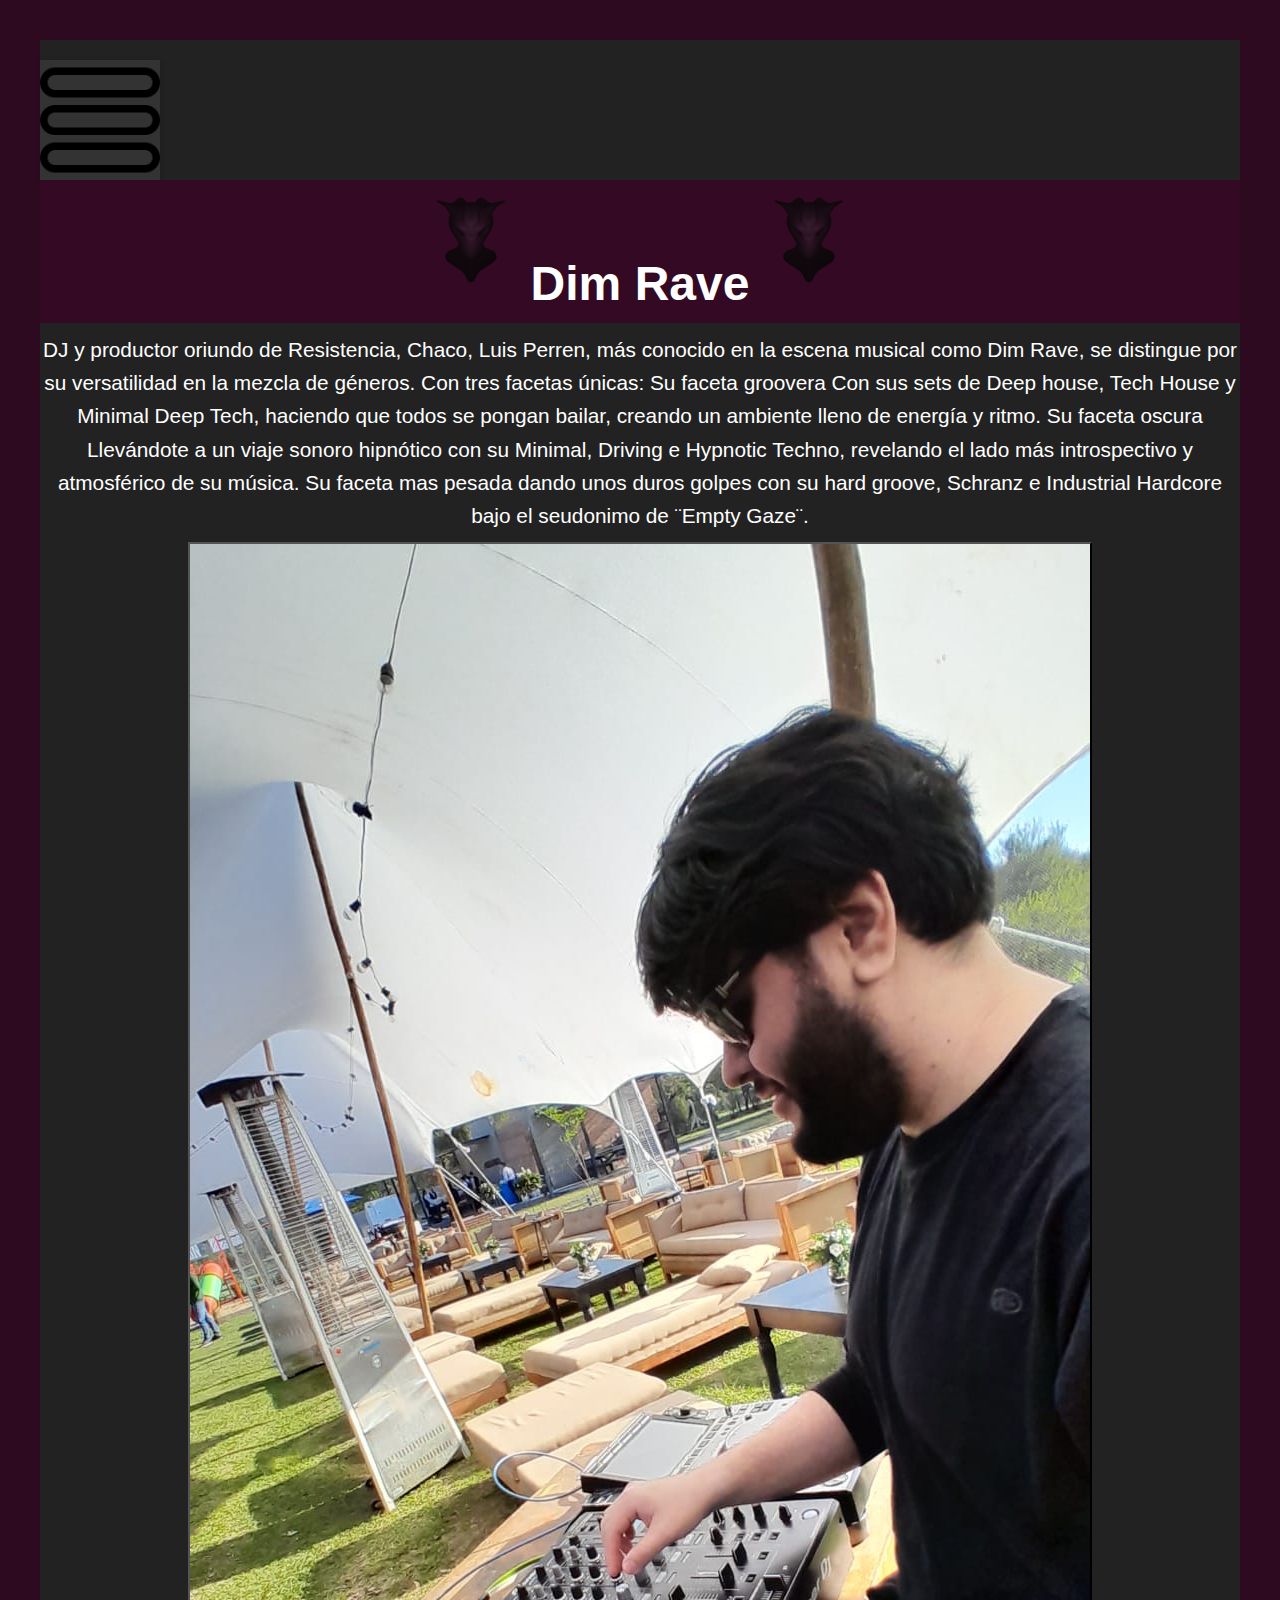
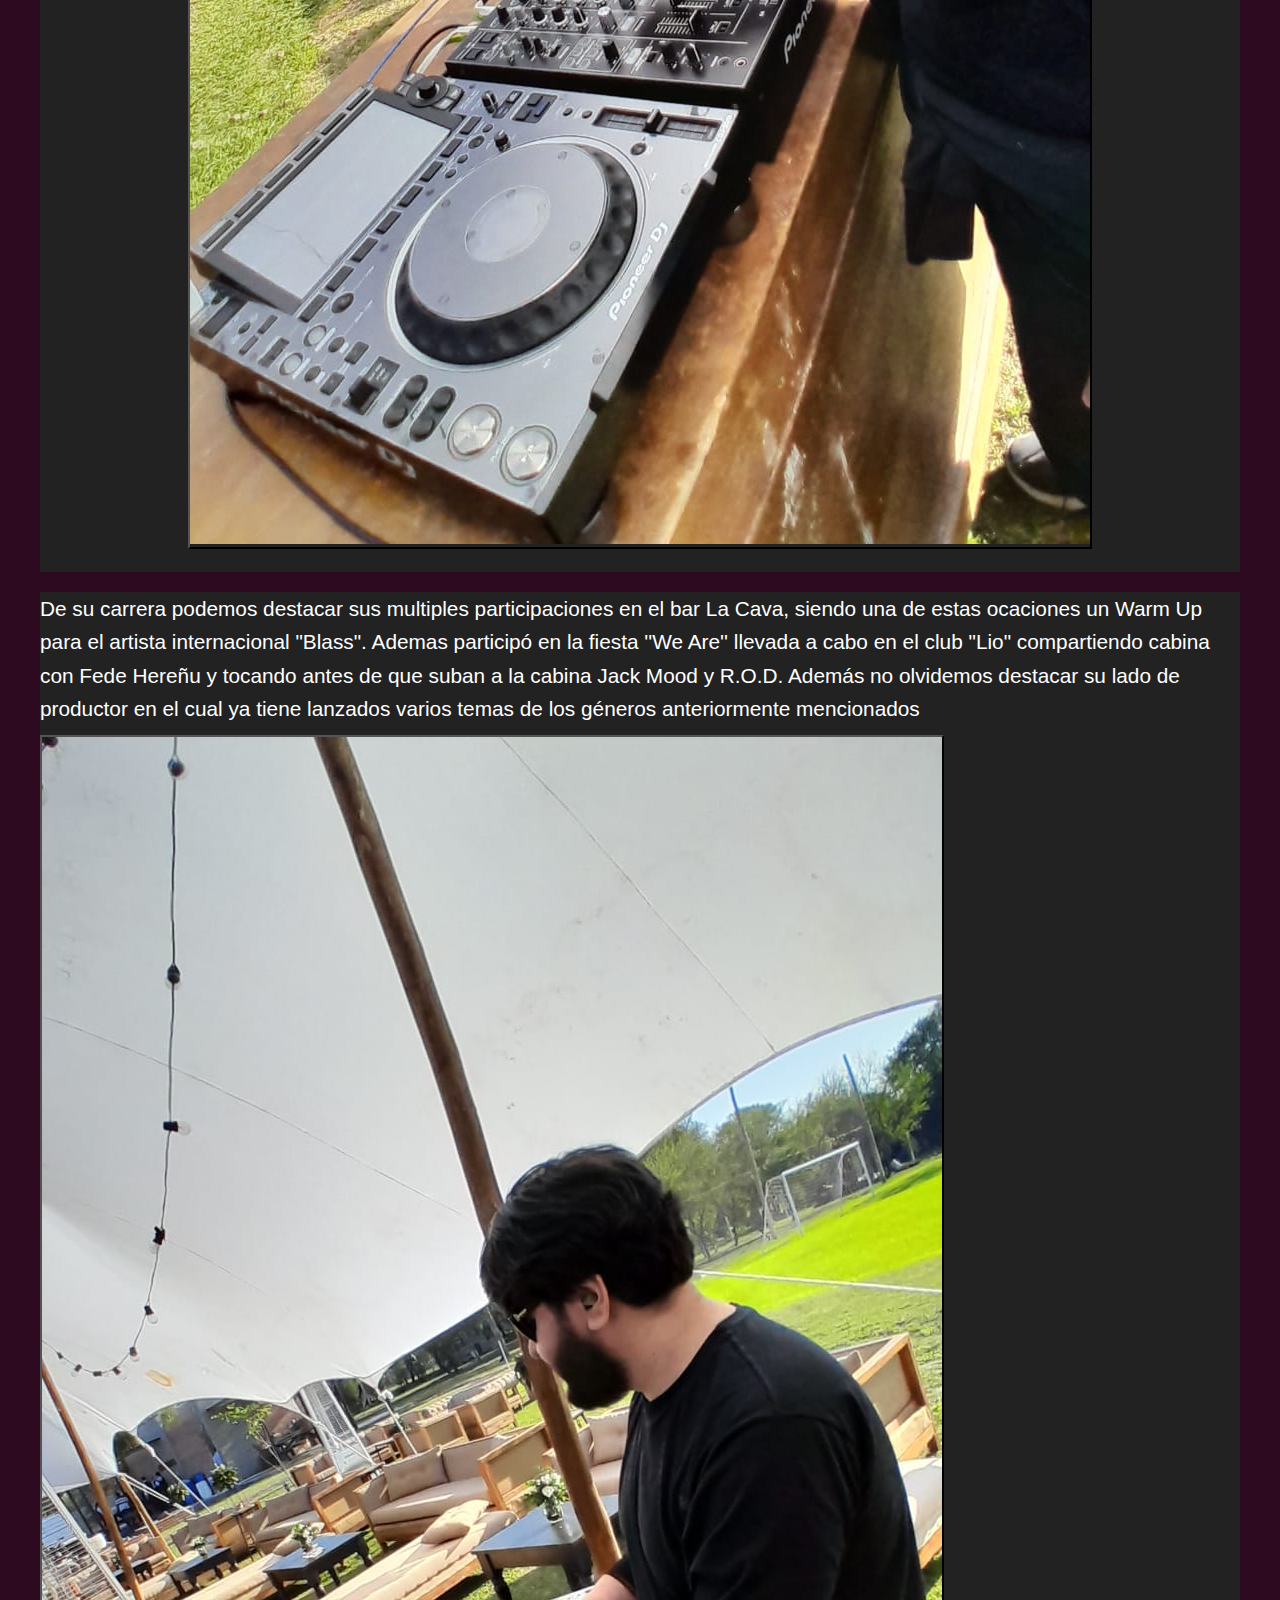
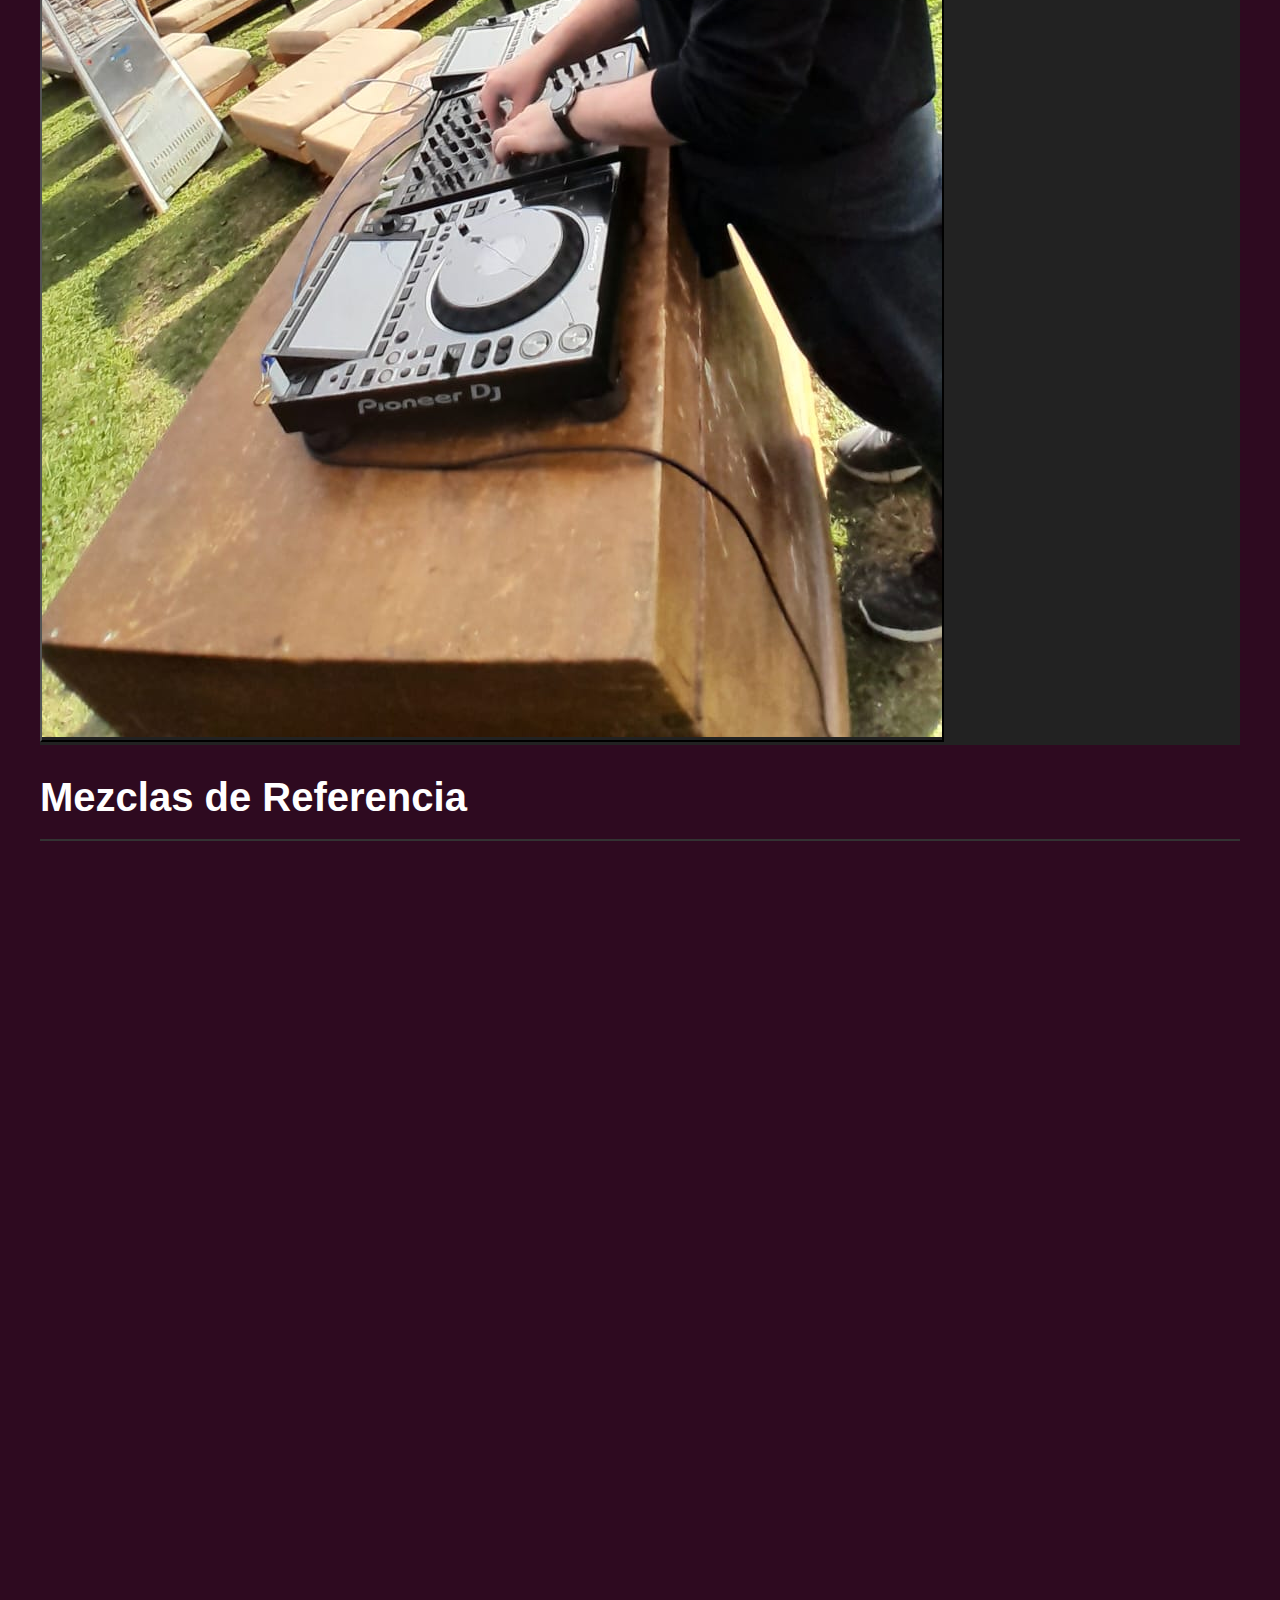
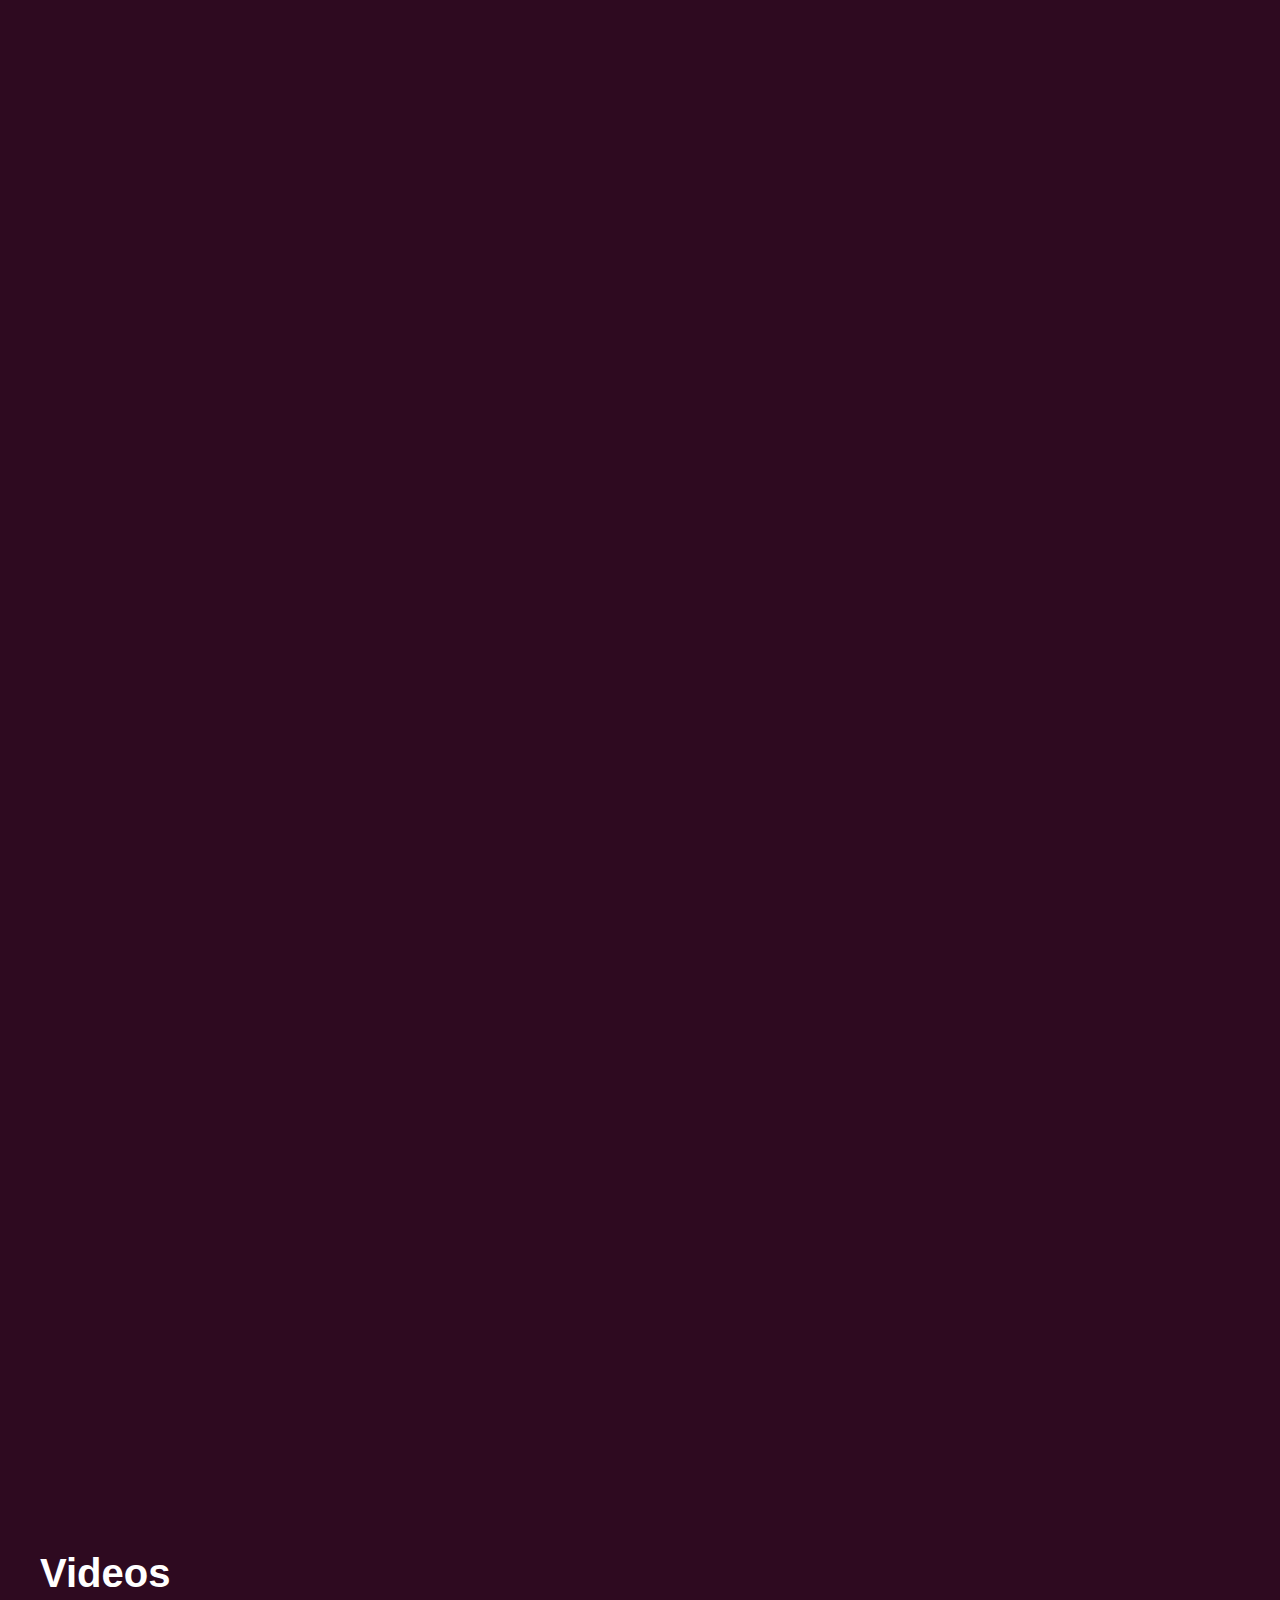
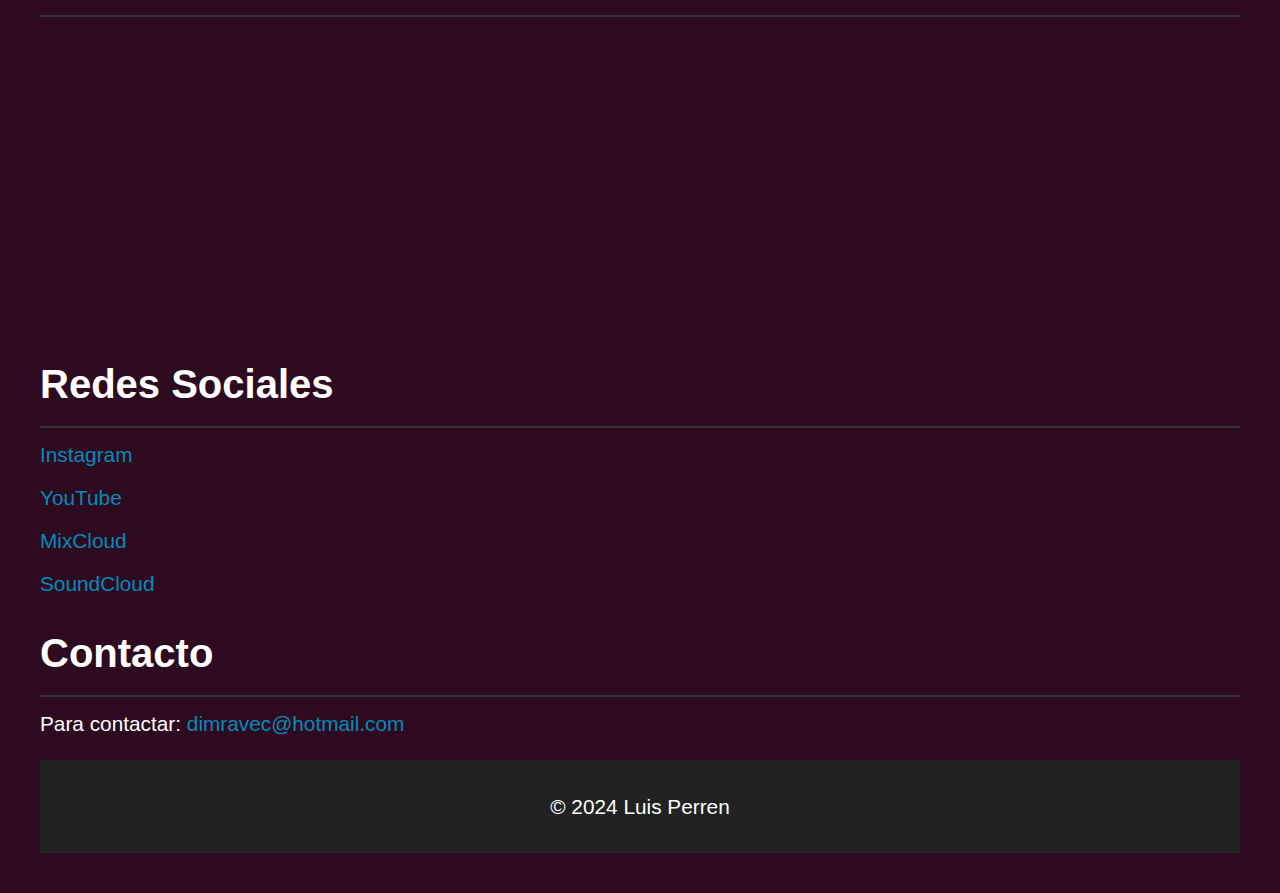
<file: index.html>
<!DOCTYPE html>
<html lang="es">
<head>
    <meta charset="UTF-8">
    <meta name="viewport" content="width=device-width, initial-scale=1.0">
    <title>Press Kit - Dim Rave</title>
    <link rel="stylesheet" href="index.css">
</head>
<body>
    <header>
        <div class="menu">
            <!-- Ícono del menú -->
            <img src="menu.png" alt="Menú" id="menu-icon" style="height: 10%; width: 10%; cursor: pointer;">
            
            <!-- Menú desplegable -->
            <nav class="dropdown-menu" id="dropdown-menu">
                <ul>
                    <li><a href="index.html">Inicio</a></li>
                    <li><a href="media.html">media</a></li>
                </ul>
            </nav>
        </div>
        <h1><img src="logo.png" alt="" style="height: 10%;width: 10%;">Dim Rave<img src="logo.png" alt="" style="height: 10%;width: 10%;"></h1>
        <p>DJ y productor oriundo de Resistencia, Chaco, Luis Perren, más conocido en la escena musical como Dim Rave, se distingue por su versatilidad en la mezcla de géneros. Con tres facetas únicas:

            Su faceta groovera Con sus sets de Deep house, Tech House y Minimal Deep Tech, haciendo que todos se pongan bailar, creando un ambiente lleno de energía y ritmo.
            
            Su faceta oscura Llevándote a un viaje sonoro hipnótico con su Minimal, Driving e Hypnotic Techno, revelando el lado más introspectivo y atmosférico de su música.

            Su faceta mas pesada dando unos duros golpes con su hard groove, Schranz e Industrial Hardcore bajo el seudonimo de ¨Empty Gaze¨.
            </p>
            <a href="foto1g.html"><button ><img src="Foto1.jpg" alt=""></button></a>
    </header>



    <section id="bio">
        <p>De su carrera podemos destacar sus multiples participaciones en el bar La Cava, siendo una de estas ocaciones un Warm Up para el artista internacional "Blass".

            Ademas participó en la fiesta ''We Are'' llevada a cabo en el club "Lio" compartiendo cabina con Fede Hereñu y tocando antes de que suban a la cabina Jack Mood y R.O.D.
            
            Además no olvidemos destacar su lado de productor en el cual ya tiene lanzados varios temas de los géneros anteriormente mencionados</p>

            <a href="foto2g.html"><button ><img src="Foto3.jpg" alt=""></button></a>
            
    </section>

    <section id="discografia">
        <h2>Mezclas de Referencia</h2>
        <ul>
            <iframe width="100%" height="400" src="https://player-widget.mixcloud.com/widget/iframe/?feed=%2FDimRave%2Fminimal-techno-mix-2%2F" frameborder="0" ></iframe>

            <iframe width="100%" height="400" src="https://player-widget.mixcloud.com/widget/iframe/?feed=%2FDimRave%2Fhypnotic-dark-techno-mix%2F" frameborder="0" ></iframe>

            <iframe width="100%" height="400" src="https://player-widget.mixcloud.com/widget/iframe/?feed=%2FDimRave%2Fhypnotic-hard-groove-mix%2F" frameborder="0" ></iframe>

            <iframe width="100%" height="400" src="https://player-widget.mixcloud.com/widget/iframe/?feed=%2FEmptyGaze%2Fhard-groove-hard-techno-set%2F" frameborder="0" ></iframe>  

            <iframe width="100%" height="400" src="https://player-widget.mixcloud.com/widget/iframe/?feed=%2FDimRave%2Fdriving-and-hypnotic-techno-mix%2F" frameborder="0" ></iframe>                                                                     

            <iframe width="100%" height="500" scrolling="no" frameborder="no" allow="autoplay" src="https://w.soundcloud.com/player/?url=https%3A//api.soundcloud.com/tracks/1665058467&amp;color=%23918991&amp;auto_play=false&amp;hide_related=false&amp;show_comments=true&amp;show_user=true&amp;show_reposts=false&amp;show_teaser=true&amp;visual=true"></iframe>

            <iframe width="100%" height="400" src="https://player-widget.mixcloud.com/widget/iframe/?feed=%2FEmptyGaze%2Fhard-techno-reverse-bass-dj-set%2F" frameborder="0" ></iframe>

        </ul>
    </section>

    <section id="videos">
        <h2>Videos</h2>
        <div class="video-grid">

            <iframe width="560" height="315" src="https://www.youtube.com/embed/TuTC57u5o7A?si=c1y8hBQ9LrUFlRnr" title="YouTube video player" frameborder="0" allow="accelerometer; autoplay; clipboard-write; encrypted-media; gyroscope; picture-in-picture; web-share" referrerpolicy="strict-origin-when-cross-origin" allowfullscreen></iframe>

            <iframe width="560" height="315" src="https://www.youtube.com/embed/uz7hqUzPIwE?si=U2N6GIFxBk7DwKpw" title="YouTube video player" frameborder="0" allow="accelerometer; autoplay; clipboard-write; encrypted-media; gyroscope; picture-in-picture; web-share" referrerpolicy="strict-origin-when-cross-origin" allowfullscreen></iframe>

        </div>
    </section>

    <section id="social">
        <h2>Redes Sociales</h2>
        <ul>
            
            <li><a href="https://www.instagram.com/luisperren/">Instagram</a></li>

            <li><a href="https://www.youtube.com/@DimRave">YouTube</a></li>

            <li><a href="https://www.mixcloud.com/DimRave/">MixCloud</a></li>

            <li><a href="https://soundcloud.com/dim-rave-109799842">SoundCloud</a></li>
            
        </ul>
    </section>

    <section id="contacto">
        <h2>Contacto</h2>
        <p>Para contactar: <a href="mailto:dimravec@hotmail.com">dimravec@hotmail.com</a></p>
    </section>

    <footer>
        <p>&copy; 2024 Luis Perren</p>
    </footer>

    <script src="script.js"></script>

</body>
</html>
</file>
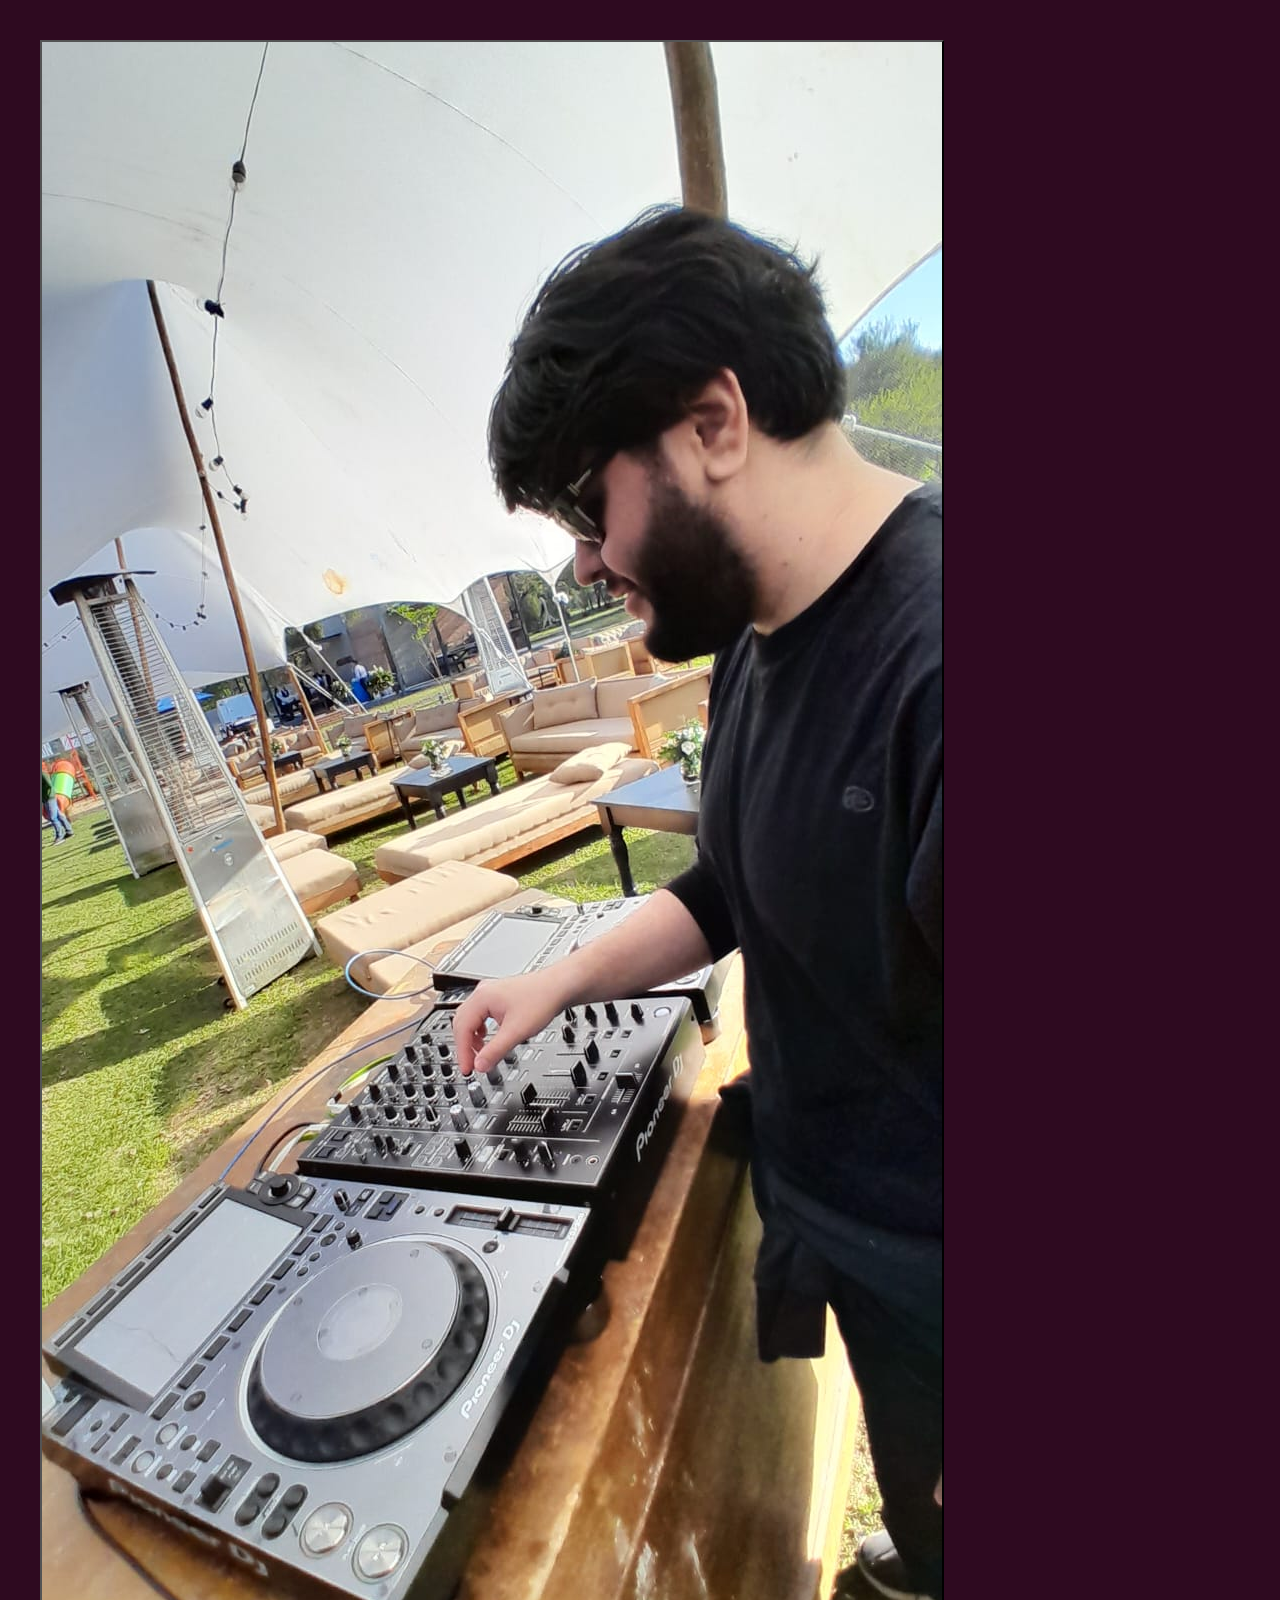
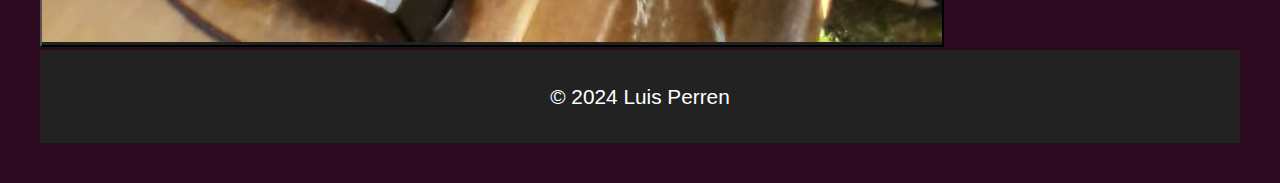
<file: foto1g.html>
<!DOCTYPE html>
<html lang="es">
<head>
    <meta charset="UTF-8">
    <meta name="viewport" content="width=device-width, initial-scale=1.0">
    <title>Press Kit - Dim Rave</title>
    <link rel="stylesheet" href="index.css">
</head>
<body>
    <a href="index.html"><button style="background-color: #222;" ><img src="Foto1.jpg" alt="imagen no disponible" style="height: 100%;width: 100%;"></button></a>
    <footer>
        <p>&copy; 2024 Luis Perren</p>
    </footer>
</body>

</html>
</file>
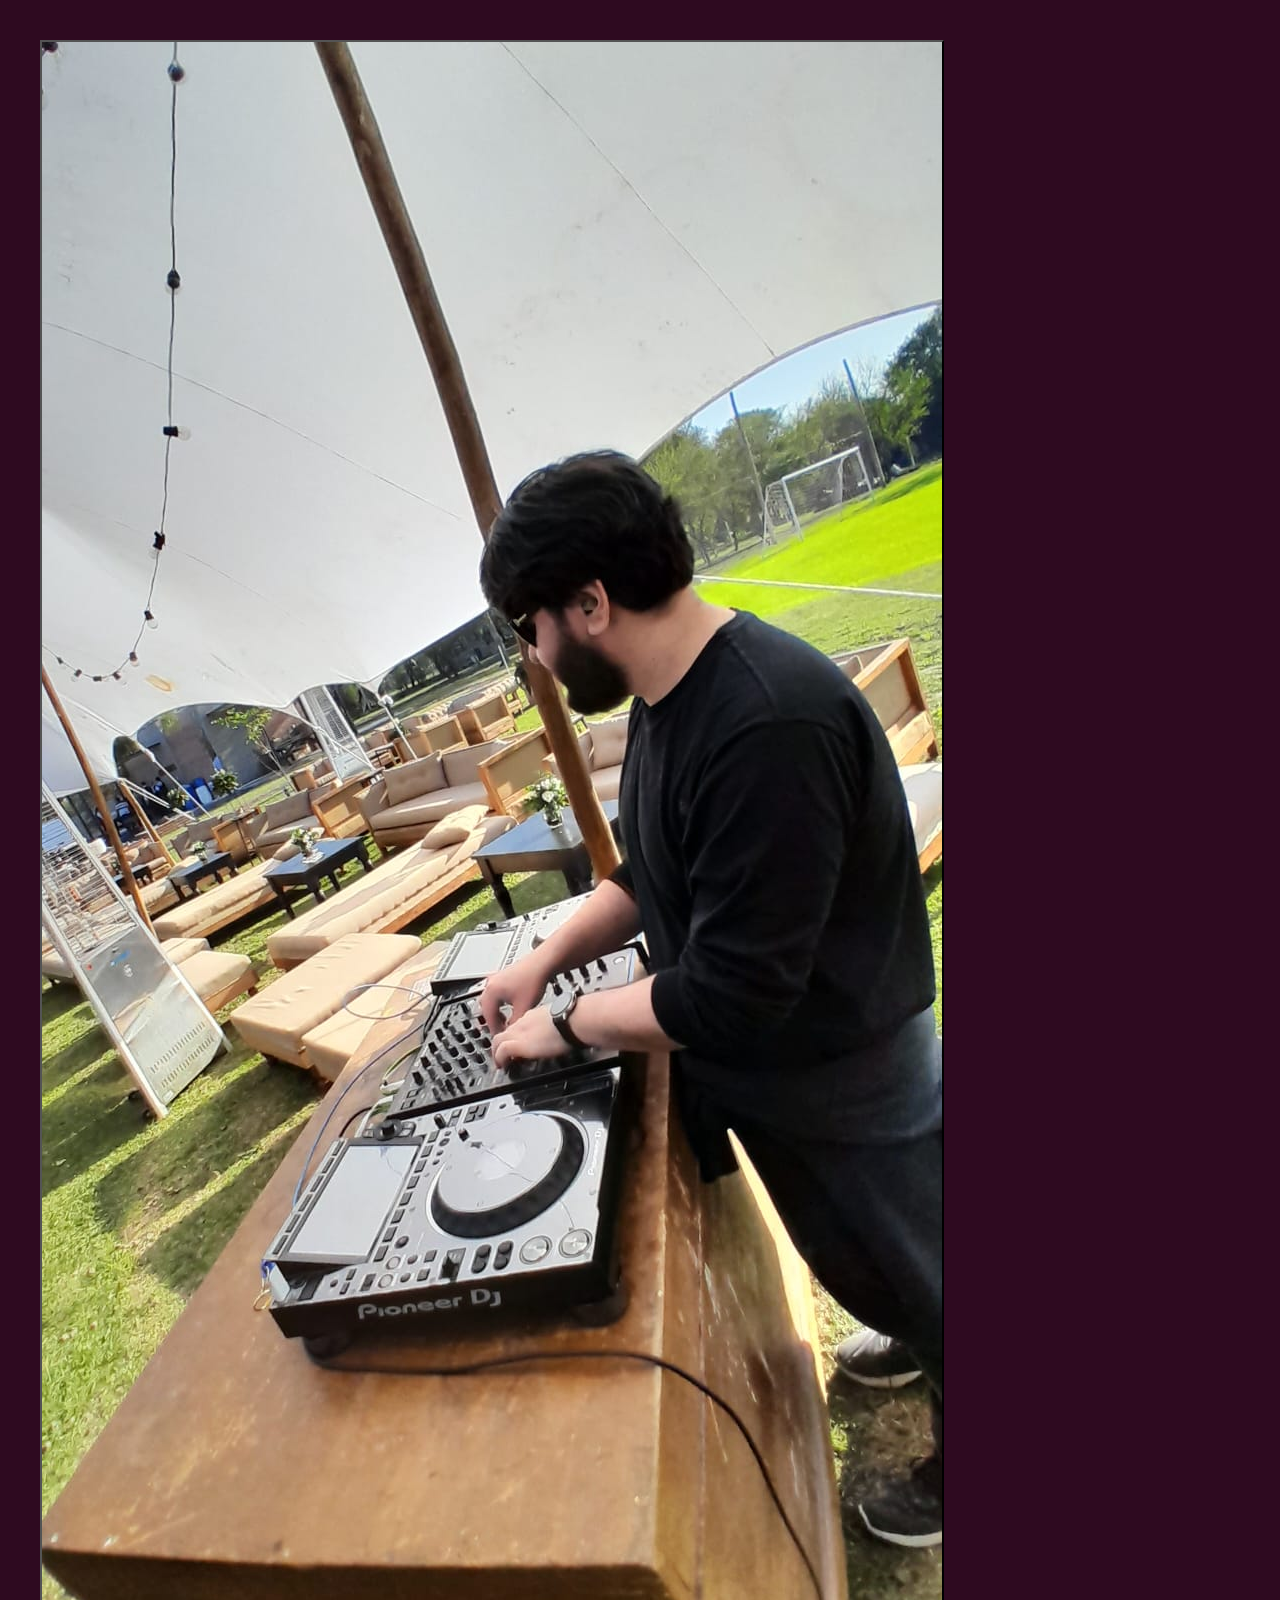
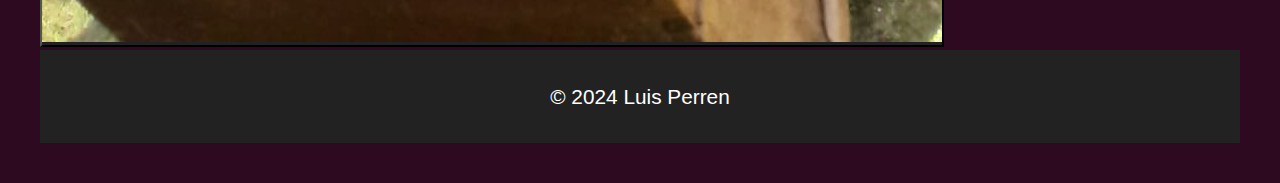
<file: foto2g.html>
<!DOCTYPE html>
<html lang="es">
<head>
    <meta charset="UTF-8">
    <meta name="viewport" content="width=device-width, initial-scale=1.0">
    <title>Press Kit - Dim Rave</title>
    <link rel="stylesheet" href="index.css">
</head>
<body>
    <a href="index.html"><button style="background-color: #222;" ><img src="Foto3.jpg" alt="imagen no disponible" style="height: 100%;width: 100%;"></button></a>
    <footer>
        <p>&copy; 2024 Luis Perren</p>
    </footer>
</body>

</html>
</file>
<file: index.css>
/* Reset básico */
* {
    margin: 0;
    padding: 0;
    box-sizing: border-box;
}

/* Estilos generales */
body {
    font-family: Arial, sans-serif;
    line-height: 1.6;
    background-color: #2e0a20;
    color: #ffffff;
    padding: 20px;
}

header {
    text-align: center;
    background-color: #222;
    color: #fff;
    padding: 20px 0;
}
header .menu img{
    display: flex;
    justify-content: space-between;
    align-items: center;
    background-color: #333;
    box-shadow: 0 2px 5px rgba(0, 0, 0, 0.2);
}

header h1 {
    font-size: 2.5rem;
    background-color: #330923;
}

header img{
    align-items: center;
    max-width: 100%;
    max-height: 100%;
}

header button{
    background-color: #222;
}



section {
    margin: 20px 0;
}

#bio {
    background-color: #222;
}

#bio img{
    align-items: center;
    max-width: 100%;
    max-height: 100%;
}

#bio button{
    background-color: #222;
}


h2 {
    color: #ffffff;
    font-size: 2rem;
    border-bottom: 2px solid #333;
    padding-bottom: 10px;
}

p, ul {
    font-size: 1.1rem;
    margin: 10px 0;
}

ul {
    list-style-type: none;
}

ul li {
    margin: 10px 0;
}

a {
    color: #008cba;
    text-decoration: none;
}

a:hover {
    text-decoration: underline;
}

/* Estilos para los videos */
.video-grid {
    display: grid;
    grid-template-columns: 1fr;
    gap: 20px;
}

iframe {
    width: 100%;
    height: 315px;
}

/* Footer */
footer {
    text-align: center;
    padding: 20px 0;
    background-color: #222;
    color: #fff;
}

/* Media Queries para Responsividad */
@media (min-width: 768px) {
    body {
        padding: 40px;
    }

    .video-grid {
        grid-template-columns: 1fr 1fr;
    }
}

@media (min-width: 1024px) {
    header h1 {
        font-size: 3rem;
    }

    h2 {
        font-size: 2.5rem;
    }

    p, ul {
        font-size: 1.3rem;
    }

    .video-grid {
        grid-template-columns: 1fr 1fr 1fr;
    }
}

/*menu dropdown*/

.dropdown-menu {
    width: 60%;
    height: 30%;
    display: none; /* Ocultado por defecto */
    position: absolute;
    top: 14%;
    left: 5;
    background-color: #797979;
    width: 30%;
    border-radius: 8px;
    box-shadow: 0 4px 6px rgba(0, 0, 0, 0.3);
    overflow: hidden;
}

header .dropdown-menu a {
    font-size: 300%;
}

.dropdown-menu ul {
    list-style: none;
    padding: 0;
    margin: 0;
}

.dropdown-menu li {
    text-align: left;
    margin: 0;
}

.dropdown-menu a {
    display: block;
    text-decoration: none;
    color: white;
    padding: 10px;
    font-size: 1em;
    transition: background-color 0.3s;
}

.dropdown-menu a:hover {
    background-color: #555;
}
</file>
